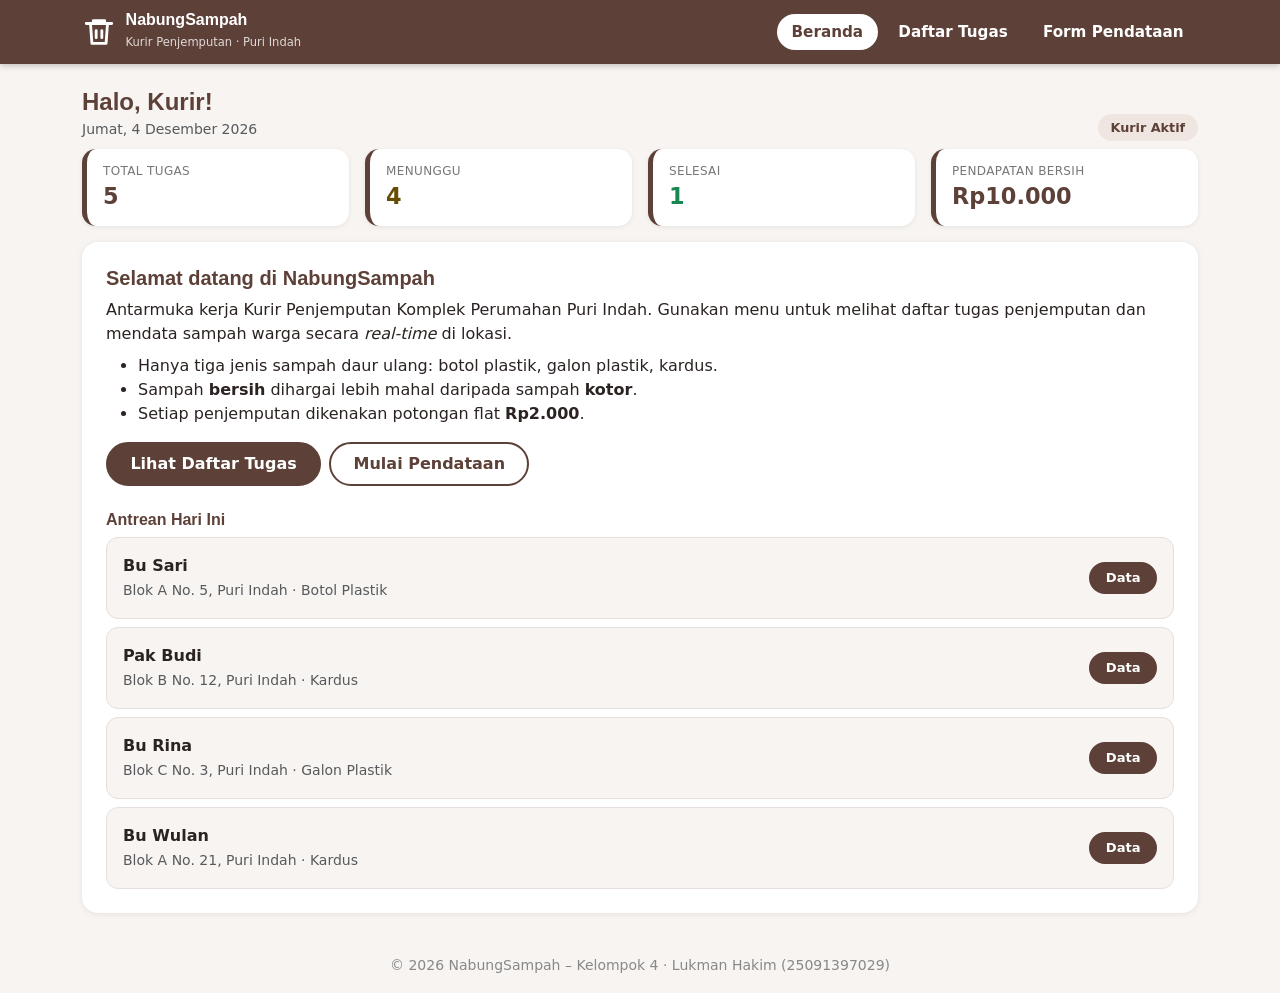
<file: index.html>
<!DOCTYPE html>
<html lang="id">
<head>
  <meta charset="UTF-8">
  <meta name="viewport" content="width=device-width, initial-scale=1">
  <title>NabungSampah - Kurir Penjemputan</title>
  <link rel="stylesheet" href="https://cdn.jsdelivr.net/npm/bootstrap@5.3.3/dist/css/bootstrap.min.css">
  <link rel="stylesheet" href="css/style.css">
</head>
<body>

<header class="app-header">
  <div class="container d-flex align-items-center justify-content-between">
    <a href="#beranda" class="brand" data-page="beranda">
      <svg width="34" height="34" viewBox="0 0 24 24" fill="none" stroke="#fff" stroke-width="2" stroke-linecap="round" stroke-linejoin="round" aria-hidden="true"><path d="M3 6h18M8 6V4h8v2M6 6l1 14h10l1-14M10 11v5M14 11v5"/></svg>
      <span>
        <strong>NabungSampah</strong>
        <small>Kurir Penjemputan &middot; Puri Indah</small>
      </span>
    </a>
    <button class="btn-menu d-md-none" id="btnMenu" aria-label="Buka menu" aria-expanded="false">&#9776;</button>
    <nav class="main-nav d-none d-md-flex" id="mainNav">
      <a href="#beranda" data-page="beranda" class="nav-link-app active">Beranda</a>
      <a href="#tugas" data-page="pages/tugas.html" class="nav-link-app">Daftar Tugas</a>
      <a href="#form" data-page="pages/form.html" class="nav-link-app">Form Pendataan</a>
    </nav>
  </div>
</header>

<main class="container py-3 py-md-4">

  <!-- Ringkasan antrean harian (2.a) -->
  <section id="ringkasan" class="mb-3">
    <div class="d-flex justify-content-between align-items-end mb-2">
      <div>
        <h1 class="h4 heading mb-0">Halo, Kurir!</h1>
        <small class="text-muted" id="tanggalHariIni"></small>
      </div>
      <span class="badge-status" id="badgeKurir">Kurir Aktif</span>
    </div>
    <div class="row g-2 g-md-3">
      <div class="col-6 col-md-3"><div class="stat-card"><span class="stat-label">Total Tugas</span><span class="stat-value" id="statTotal">0</span></div></div>
      <div class="col-6 col-md-3"><div class="stat-card"><span class="stat-label">Menunggu</span><span class="stat-value text-warning-emphasis" id="statMenunggu">0</span></div></div>
      <div class="col-6 col-md-3"><div class="stat-card"><span class="stat-label">Selesai</span><span class="stat-value text-success" id="statSelesai">0</span></div></div>
      <div class="col-6 col-md-3"><div class="stat-card"><span class="stat-label">Pendapatan Bersih</span><span class="stat-value" id="statBersih">Rp0</span></div></div>
    </div>
  </section>

  <!-- Area konten dimuat dengan Ajax -->
  <section id="content" class="content-box" aria-live="polite">
    <div class="text-center text-muted py-5">Memuat...</div>
  </section>
</main>

<!-- Bottom navigation (mobile-first) -->
<nav class="bottom-nav d-md-none">
  <a href="#beranda" data-page="beranda" class="nav-link-app active">Beranda</a>
  <a href="#tugas" data-page="pages/tugas.html" class="nav-link-app">Tugas</a>
  <a href="#form" data-page="pages/form.html" class="nav-link-app">Pendataan</a>
</nav>

<footer class="app-footer text-center">
  <small>&copy; 2026 NabungSampah &ndash; Kelompok 4 &middot; Lukman Hakim (25091397029)</small>
</footer>

<!-- Modal popup global -->
<div class="modal-overlay" id="popup" hidden>
  <div class="modal-box" role="dialog" aria-modal="true">
    <div class="modal-icon" id="popupIcon"></div>
    <h2 class="h5 heading" id="popupTitle"></h2>
    <div id="popupBody" class="mb-3"></div>
    <button class="btn btn-primary-app w-100" id="popupOk">OK</button>
  </div>
</div>

<script src="https://code.jquery.com/jquery-3.7.1.min.js"></script>
<script src="js/data.js"></script>
<script src="js/app.js"></script>
</body>
</html>
</file>
<file: css/style.css>
:root {
  --brown: #5D4037;
  --brown-dark: #3e2a24;
  --brown-soft: #efe6e2;
  --white: #ffffff;
  --bg: #f7f4f2;
}
* { box-sizing: border-box; }
body {
  font-family: "Segoe UI", system-ui, -apple-system, Roboto, sans-serif;
  background: var(--bg);
  color: #2b2321;
  padding-bottom: 70px; /* ruang bottom-nav */
}
.heading { font-family: "Segoe UI Black", "Segoe UI", sans-serif; font-weight: 900; color: var(--brown); }

/* Header */
.app-header { background: var(--brown); color: #fff; padding: .7rem 0; position: sticky; top: 0; z-index: 50; box-shadow: 0 2px 6px rgba(0,0,0,.2); }
.brand { display: flex; align-items: center; gap: .6rem; color: #fff; text-decoration: none; }
.brand strong { display: block; font-family: "Segoe UI Black","Segoe UI",sans-serif; line-height: 1.1; }
.brand small { opacity: .8; font-size: .72rem; }
.btn-menu { background: transparent; border: 1px solid rgba(255,255,255,.5); color: #fff; border-radius: 8px; font-size: 1.3rem; padding: 0 .6rem; }
.main-nav { gap: .4rem; }
.main-nav.open { display: flex !important; }
.nav-link-app { color: #fff; text-decoration: none; padding: .4rem .9rem; border-radius: 999px; font-weight: 600; font-size: .95rem; }
.main-nav .nav-link-app:hover { background: rgba(255,255,255,.15); }
.main-nav .nav-link-app.active { background: #fff; color: var(--brown); }

/* Mobile menu dropdown */
@media (max-width: 767.98px) {
  .main-nav { position: absolute; top: 100%; left: 0; right: 0; background: var(--brown-dark); flex-direction: column; padding: .5rem 1rem 1rem; }
}

/* Bottom nav */
.bottom-nav { position: fixed; bottom: 0; left: 0; right: 0; background: #fff; border-top: 1px solid #ddd; display: flex; z-index: 60; }
.bottom-nav .nav-link-app { flex: 1; text-align: center; color: #777; border-radius: 0; padding: .8rem 0; font-size: .85rem; }
.bottom-nav .nav-link-app.active { color: var(--brown); background: var(--brown-soft); border-top: 3px solid var(--brown); }

/* Cards */
.stat-card { background: #fff; border-radius: 14px; padding: .8rem 1rem; box-shadow: 0 1px 4px rgba(0,0,0,.08); display: flex; flex-direction: column; border-left: 5px solid var(--brown); height: 100%; }
.stat-label { font-size: .75rem; color: #777; text-transform: uppercase; letter-spacing: .03em; }
.stat-value { font-size: 1.4rem; font-weight: 800; color: var(--brown); }
.content-box { background: #fff; border-radius: 16px; padding: 1rem; box-shadow: 0 1px 6px rgba(0,0,0,.08); min-height: 300px; }
@media (min-width: 768px) { .content-box { padding: 1.5rem; } body { padding-bottom: 0; } }
.badge-status { background: var(--brown-soft); color: var(--brown); border-radius: 999px; padding: .25rem .8rem; font-size: .8rem; font-weight: 700; }
.pill { display: inline-block; padding: .2rem .7rem; border-radius: 999px; font-size: .78rem; font-weight: 700; }
.pill-menunggu { background: #fff3cd; color: #7a5a00; }
.pill-selesai { background: #d1e7dd; color: #0f5132; }
.sub-card { background: var(--bg); border-radius: 12px; padding: 1rem; border: 1px solid #e6dfdb; }

/* Buttons */
.btn-primary-app { background: var(--brown); color: #fff; border: 2px solid var(--brown); border-radius: 999px; font-weight: 700; padding: .5rem 1.4rem; }
.btn-primary-app:hover, .btn-primary-app:focus { background: var(--brown-dark); border-color: var(--brown-dark); color: #fff; }
.btn-secondary-app { background: #fff; color: var(--brown); border: 2px solid var(--brown); border-radius: 999px; font-weight: 700; padding: .5rem 1.4rem; }
.btn-secondary-app:hover { background: var(--brown-soft); color: var(--brown); }
.btn-sm.btn-primary-app, .btn-sm.btn-secondary-app { padding: .25rem .9rem; font-size: .82rem; }

/* Form */
.form-control, .form-select { border-radius: 10px; border: 1.5px solid #cdbdb6; padding: .65rem .8rem; }
.form-control:focus, .form-select:focus { border-color: var(--brown); box-shadow: 0 0 0 .2rem rgba(93,64,55,.2); }
.form-control[readonly] { background: var(--brown-soft); font-weight: 700; color: var(--brown); }
.invalid-msg { color: #b02a37; font-size: .82rem; margin-top: .2rem; display: none; }
.is-invalid + .invalid-msg, .is-invalid ~ .invalid-msg { display: block; }
.form-label { font-weight: 600; color: var(--brown); }

/* Responsive table -> cards on mobile */
.tbl-tugas { width: 100%; border-collapse: collapse; }
.tbl-tugas th { background: var(--brown); color: #fff; padding: .6rem; font-size: .85rem; text-align: left; }
.tbl-tugas td { padding: .6rem; border-bottom: 1px solid #eee; vertical-align: top; font-size: .9rem; }
@media (max-width: 767.98px) {
  .tbl-tugas thead { display: none; }
  .tbl-tugas, .tbl-tugas tbody, .tbl-tugas tr, .tbl-tugas td { display: block; width: 100%; }
  .tbl-tugas tr { border: 1px solid #e6dfdb; border-radius: 12px; margin-bottom: .8rem; padding: .4rem; background: #fff; }
  .tbl-tugas td { border: 0; padding: .25rem .5rem; }
  .tbl-tugas td::before { content: attr(data-label); display: block; font-size: .7rem; color: #888; text-transform: uppercase; }
}

/* Modal */
.modal-overlay { position: fixed; inset: 0; background: rgba(0,0,0,.55); display: flex; align-items: center; justify-content: center; z-index: 100; padding: 1rem; }
.modal-overlay[hidden] { display: none; }
.modal-box { background: #fff; border-radius: 18px; padding: 1.5rem; max-width: 380px; width: 100%; text-align: center; animation: pop .2s ease-out; }
.modal-icon { width: 64px; height: 64px; border-radius: 50%; margin: 0 auto .8rem; display: flex; align-items: center; justify-content: center; font-size: 2rem; color: #fff; }
.modal-icon.ok { background: #2e7d32; }
.modal-icon.err { background: #c62828; }
@keyframes pop { from { transform: scale(.85); opacity: 0; } to { transform: scale(1); opacity: 1; } }

.app-footer { padding: 1rem; color: #888; }
@media (max-width: 767.98px) { .app-footer { padding-bottom: 5rem; } }
</file>
